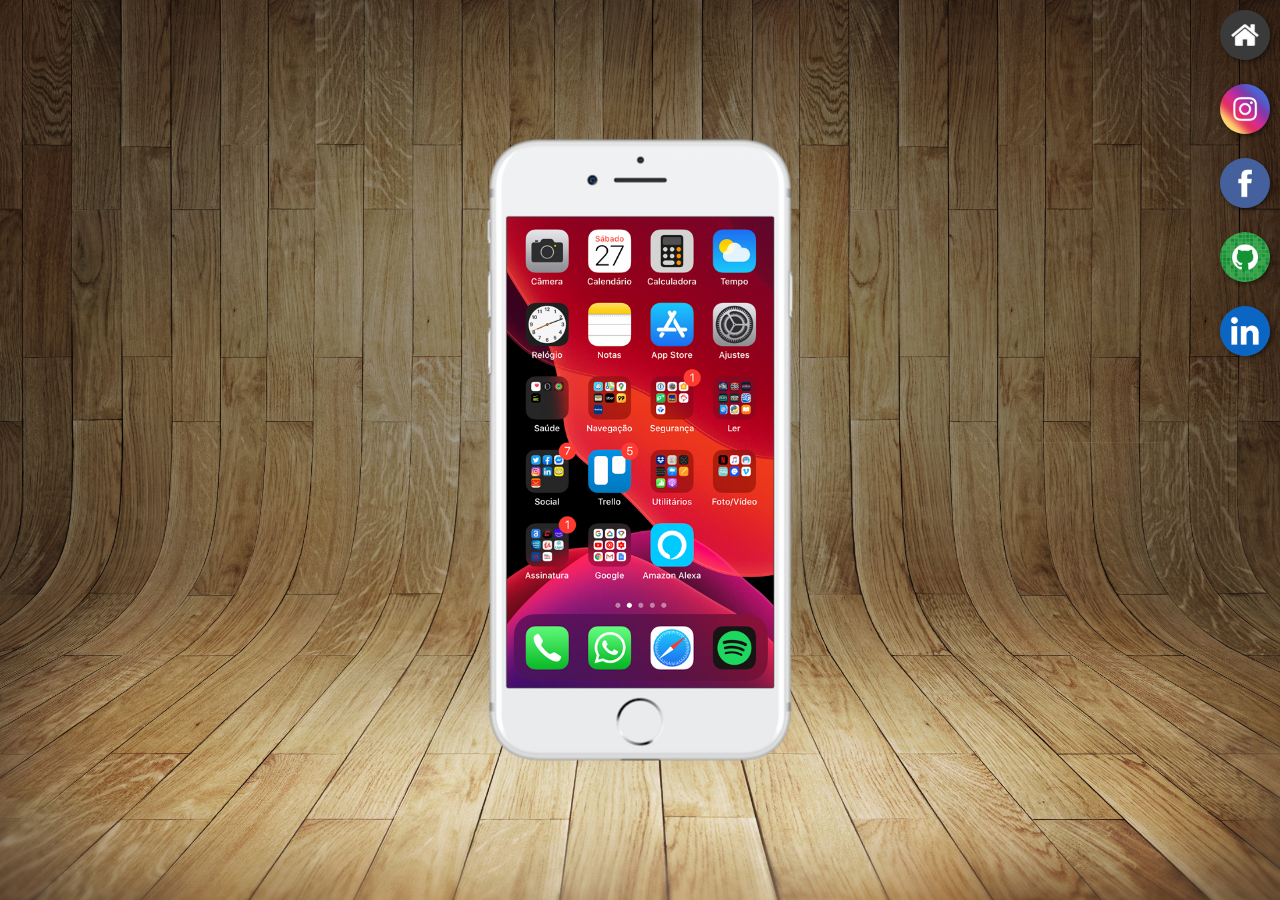
<file: index.html>
<!DOCTYPE html>
<html lang="pt-br">
<head>
    <meta charset="UTF-8">
    <meta name="viewport" content="width=device-width, initial-scale=1.0">
    <link rel="shortcut icon" href="favicon.ico" type="image/x-icon">
    <link rel="stylesheet" href="estilos/style.css">
    <title>Projeto Redes Sociais</title>
</head>
<body>
    <main>
        <section id="telefone">
            <iframe src="home.html" id="tela" name="tela" frameborder="0">Seu navegador não é compatível</iframe>
        </section>

        <section id="redes-sociais">
            <a href="home.html" target="tela"><img src="imagens/logo-home.jpg" alt="Home"></a><br>

            <a href="instagram.html" target="tela"><img src="imagens/logo-instagram.jpg" alt="Instagram"></a><br>

            <a href="facebook.html" target="tela"><img src="imagens/logo-facebook.jpg" 
            alt="Facebook"></a><br>

            <a href="github.html" target="tela"><img src="imagens/logo-github.jpg" alt="GitHub"></a><br>

            <a href="linkedin.html" target="tela"><img src="imagens/logo-linkedin.jpeg" alt="Linkedin"></a><br>
        </section>
    </main>
</body>
</html>
</file>
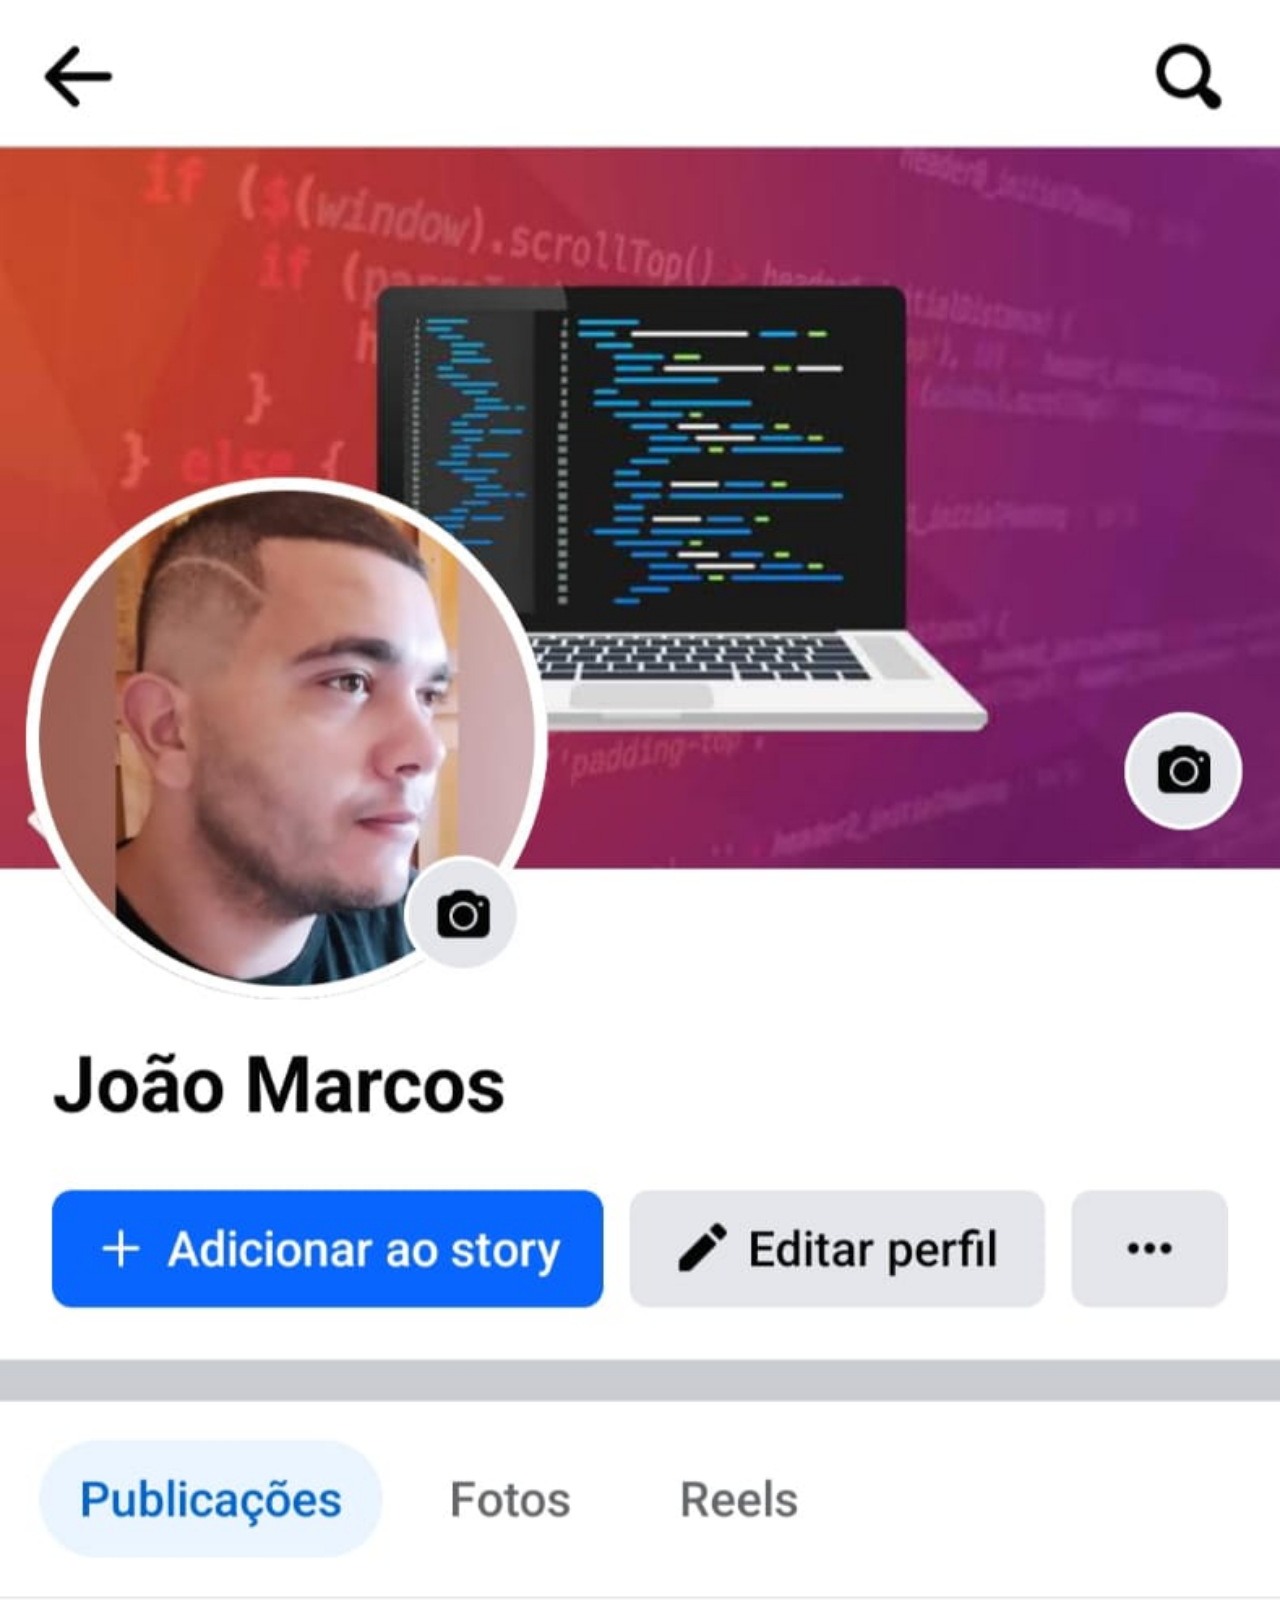
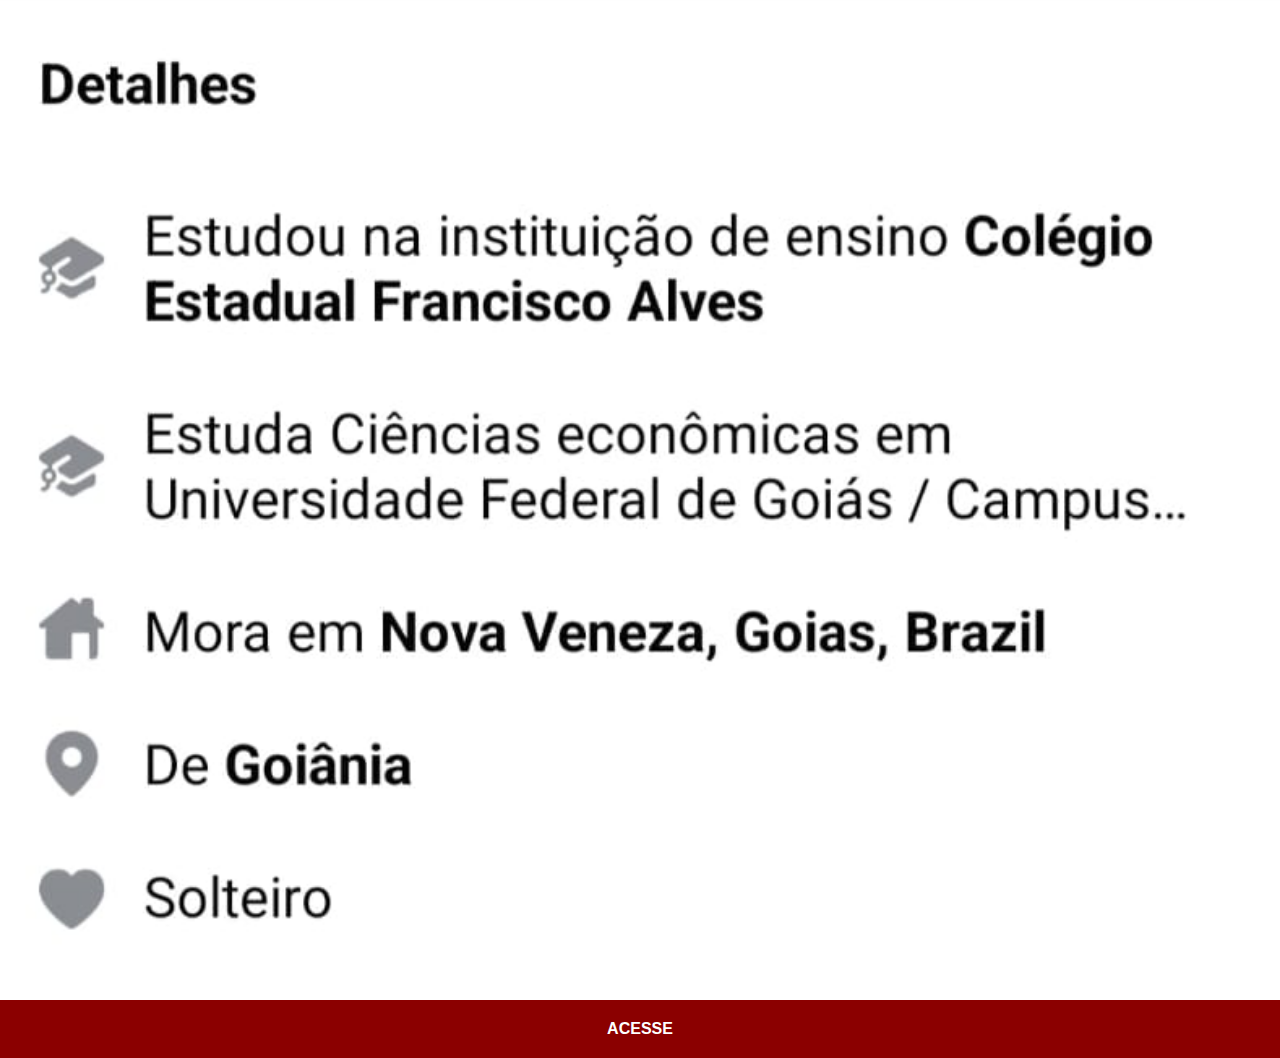
<file: facebook.html>
<!DOCTYPE html>
<html lang="pt-br">
<head>
    <meta charset="UTF-8">
    <meta name="viewport" content="width=device-width, initial-scale=1.0">
    <title>GitHub</title>
    <link rel="stylesheet" href="estilos/social.css">
</head>
<body>
    <img src="imagens/tela-facebook01.jpeg" alt="Facebook">
    <a href="https://www.facebook.com/profile.php?id=100006452239734&mibextid=ZbWKwL" target="_blank">ACESSE</a>
</body>
</html>
</file>
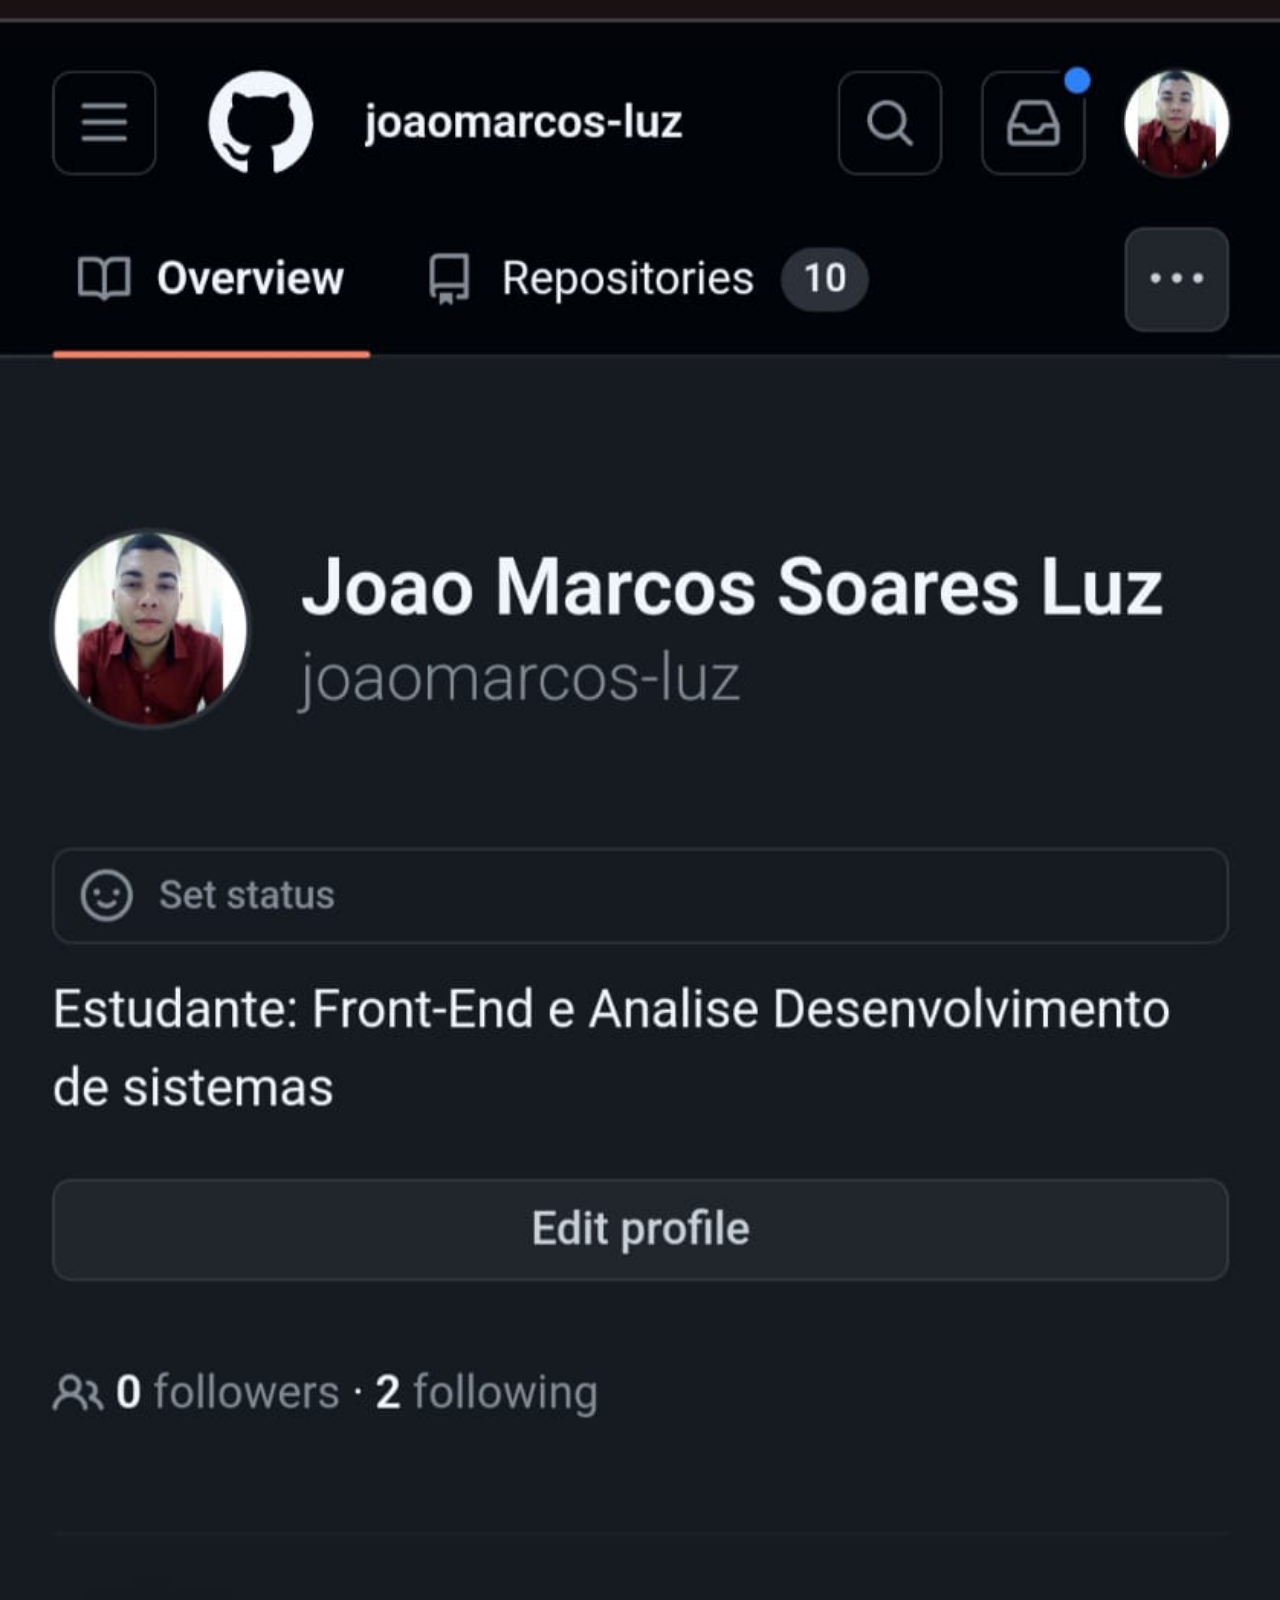
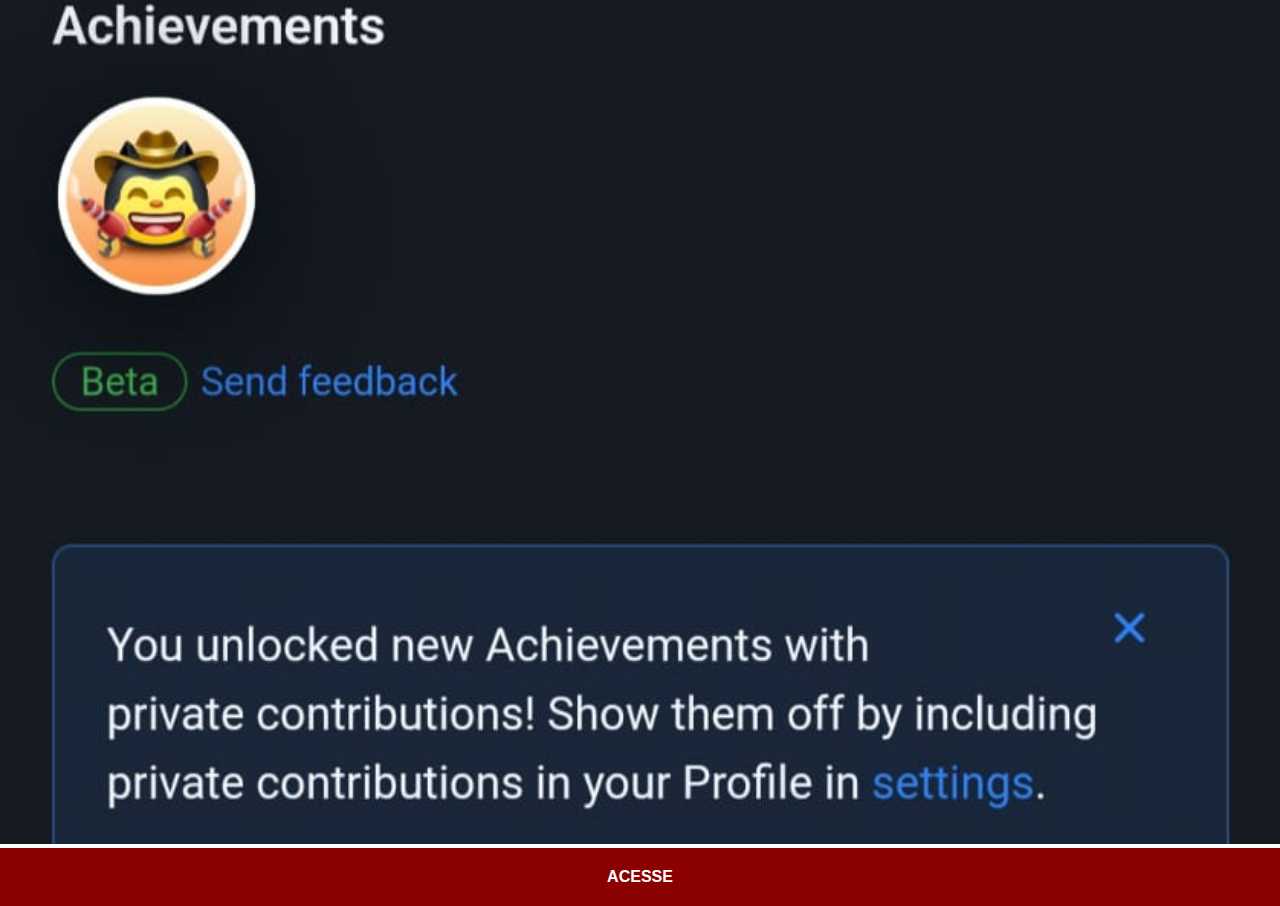
<file: github.html>
<!DOCTYPE html>
<html lang="pt-br">
<head>
    <meta charset="UTF-8">
    <meta name="viewport" content="width=device-width, initial-scale=1.0">
    <title>GitHub</title>
    <link rel="stylesheet" href="estilos/social.css">
</head>
<body>
    <img src="imagens/tela-github01.jpeg" alt="GitHub">
    <a href="https://github.com/joaomarcos-luz" target="_blank">ACESSE</a>
</body>
</html>
</file>
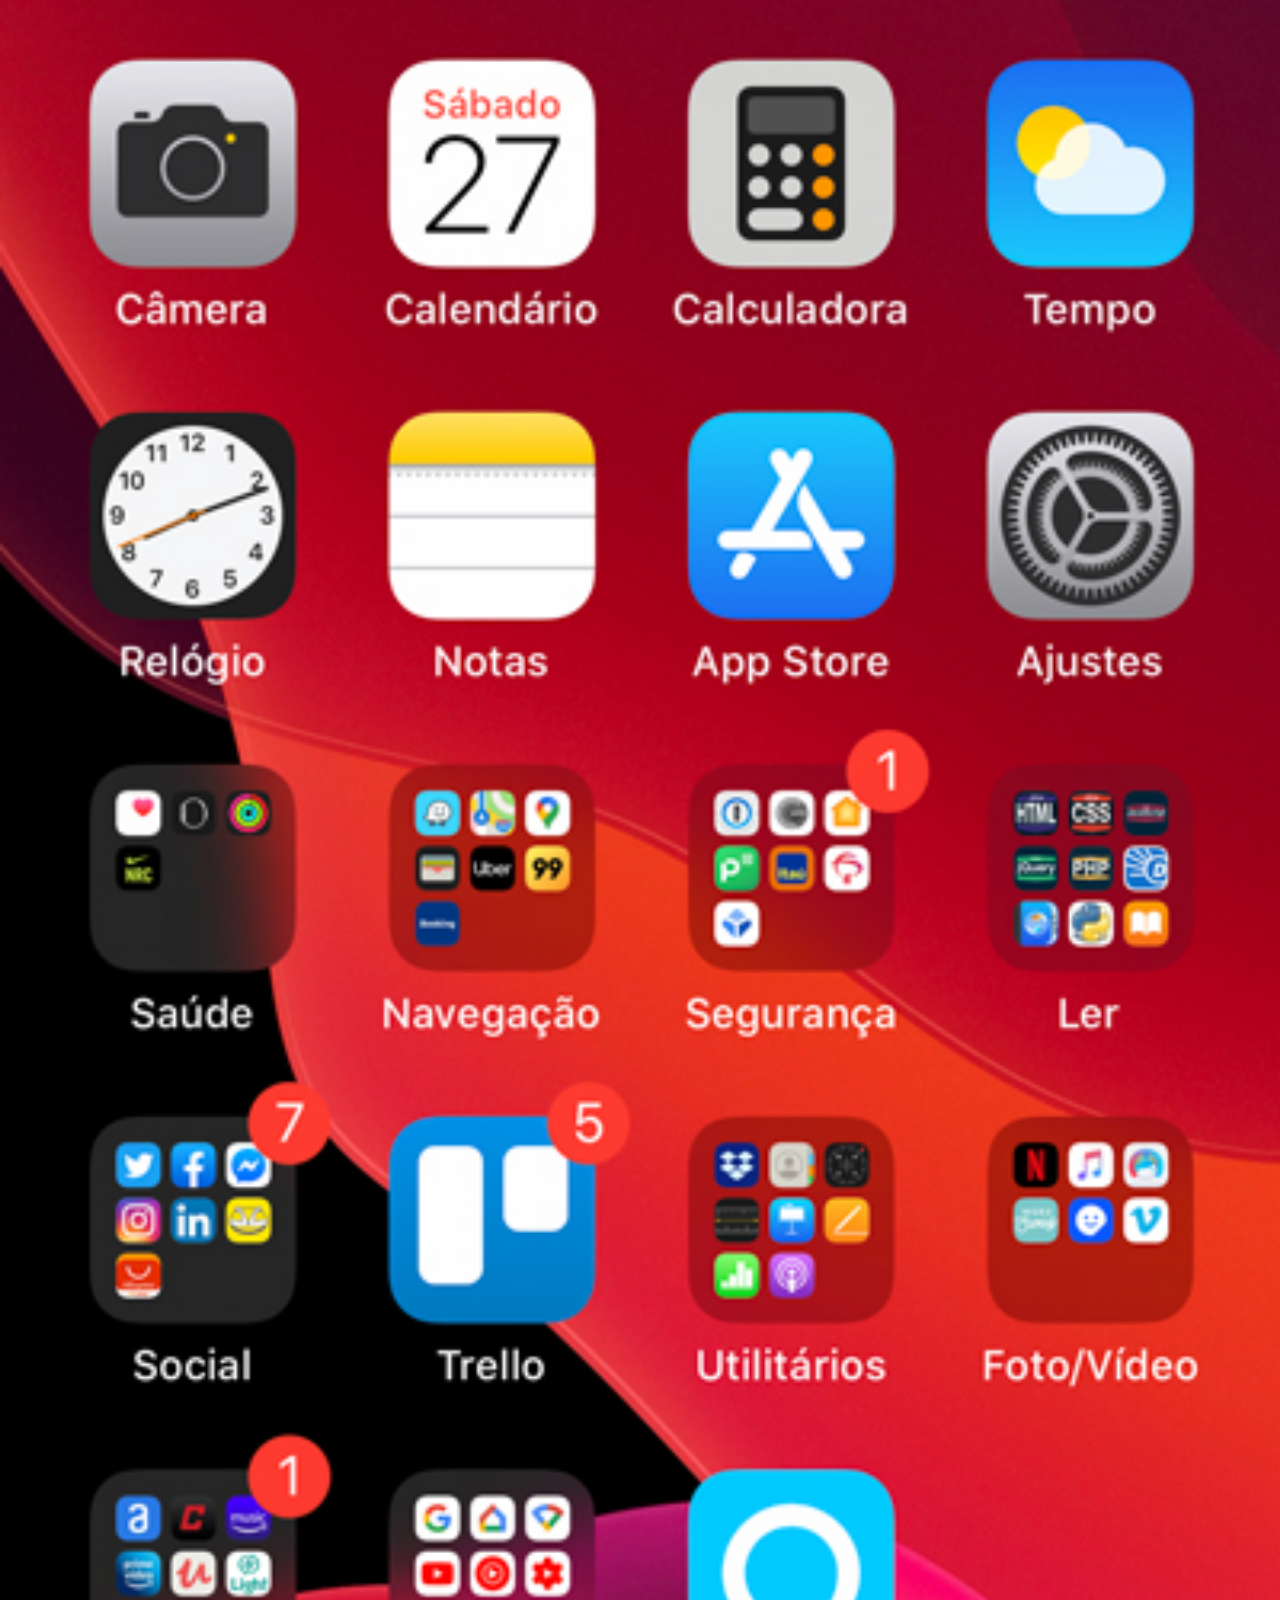
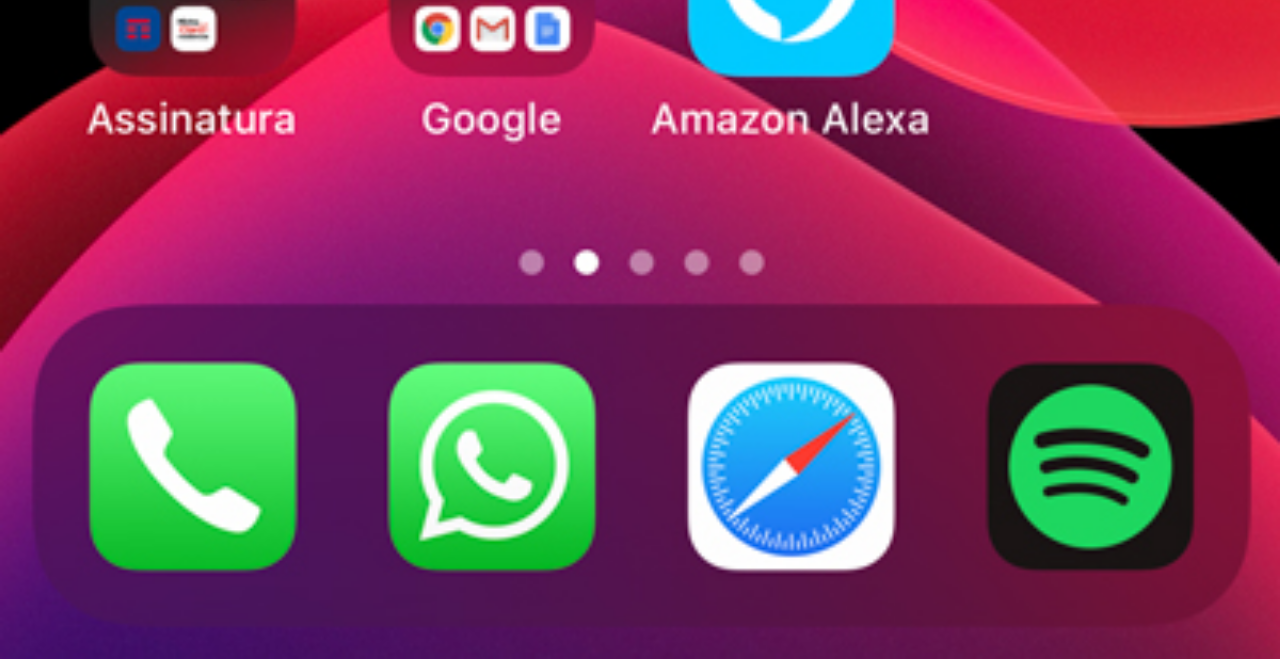
<file: home.html>
<!DOCTYPE html>
<html lang="pt-br">
<head>
    <meta charset="UTF-8">
    <meta name="viewport" content="width=device-width, initial-scale=1.0">
    <title>Home</title>
    <link rel="stylesheet" href="estilos/social.css">
</head>
<body>
    <img src="imagens/tela-home.jpg" alt="Home">
</body>
</html>
</file>
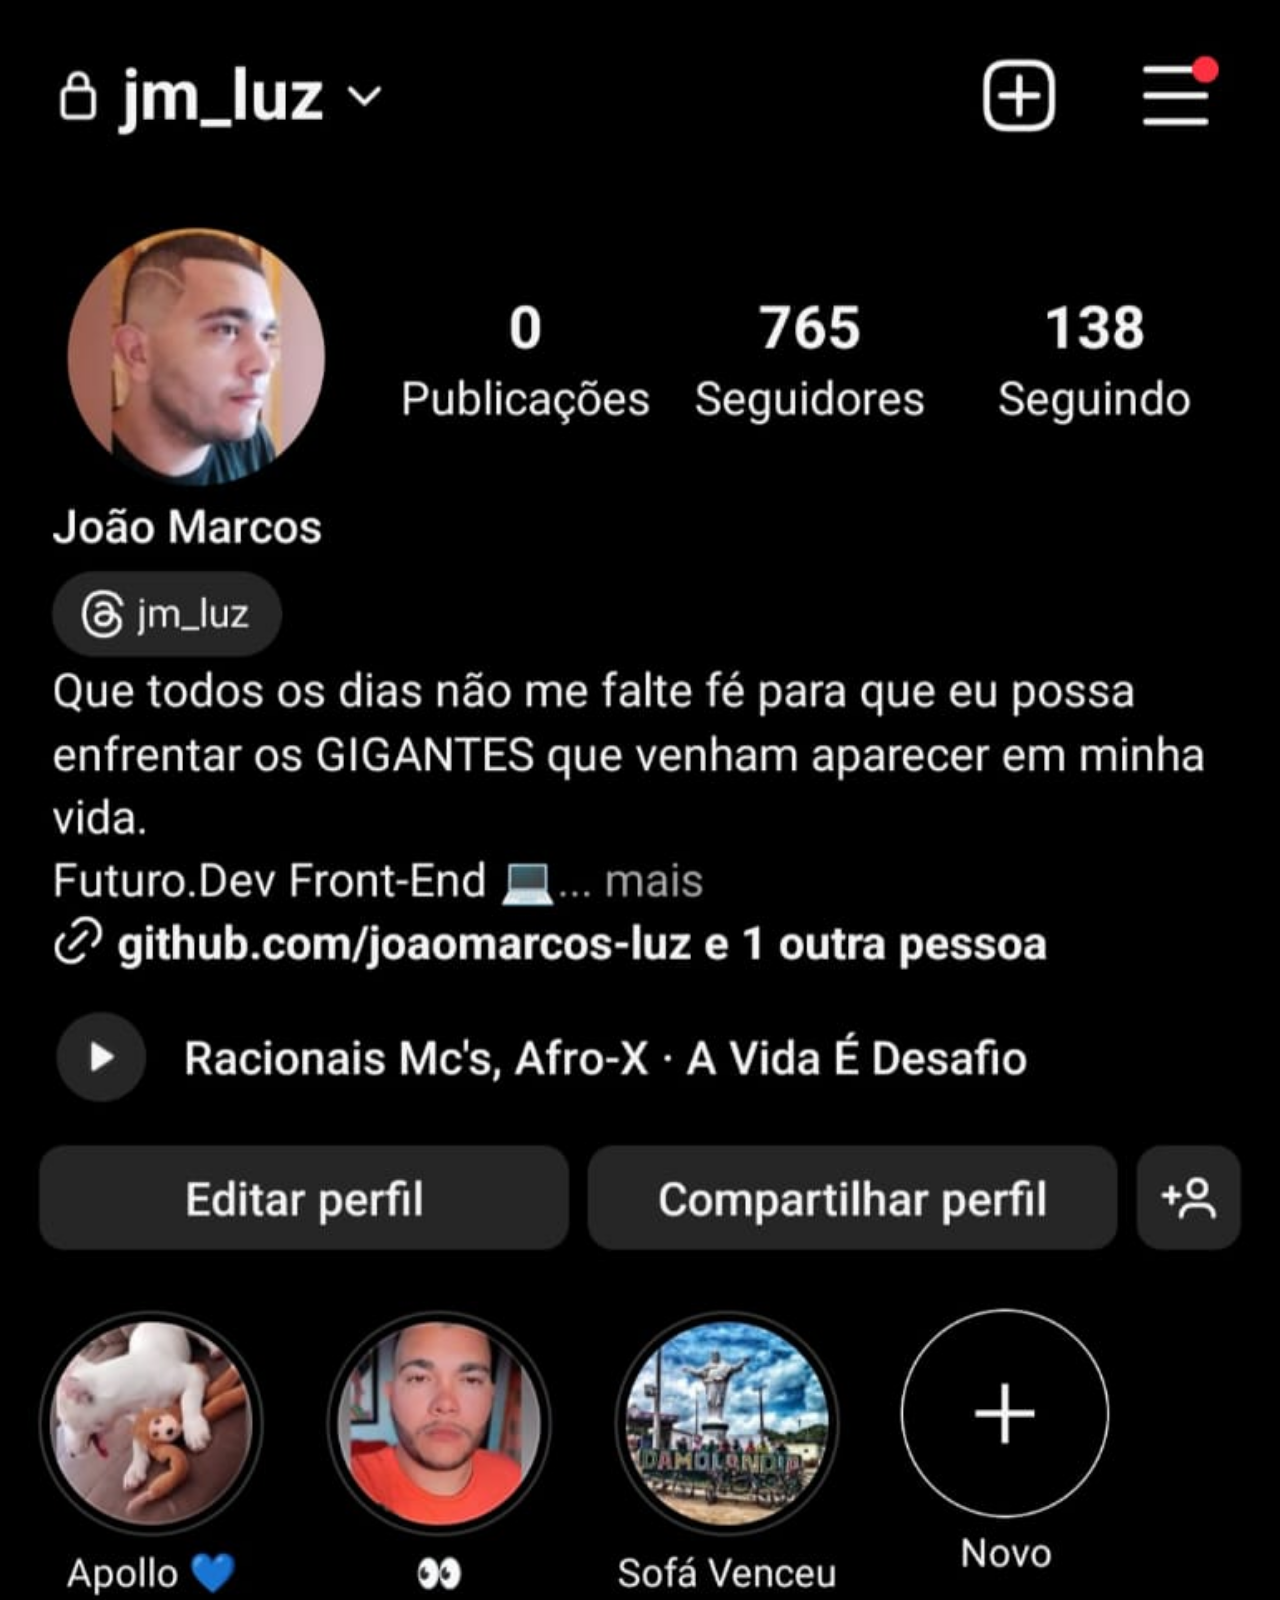
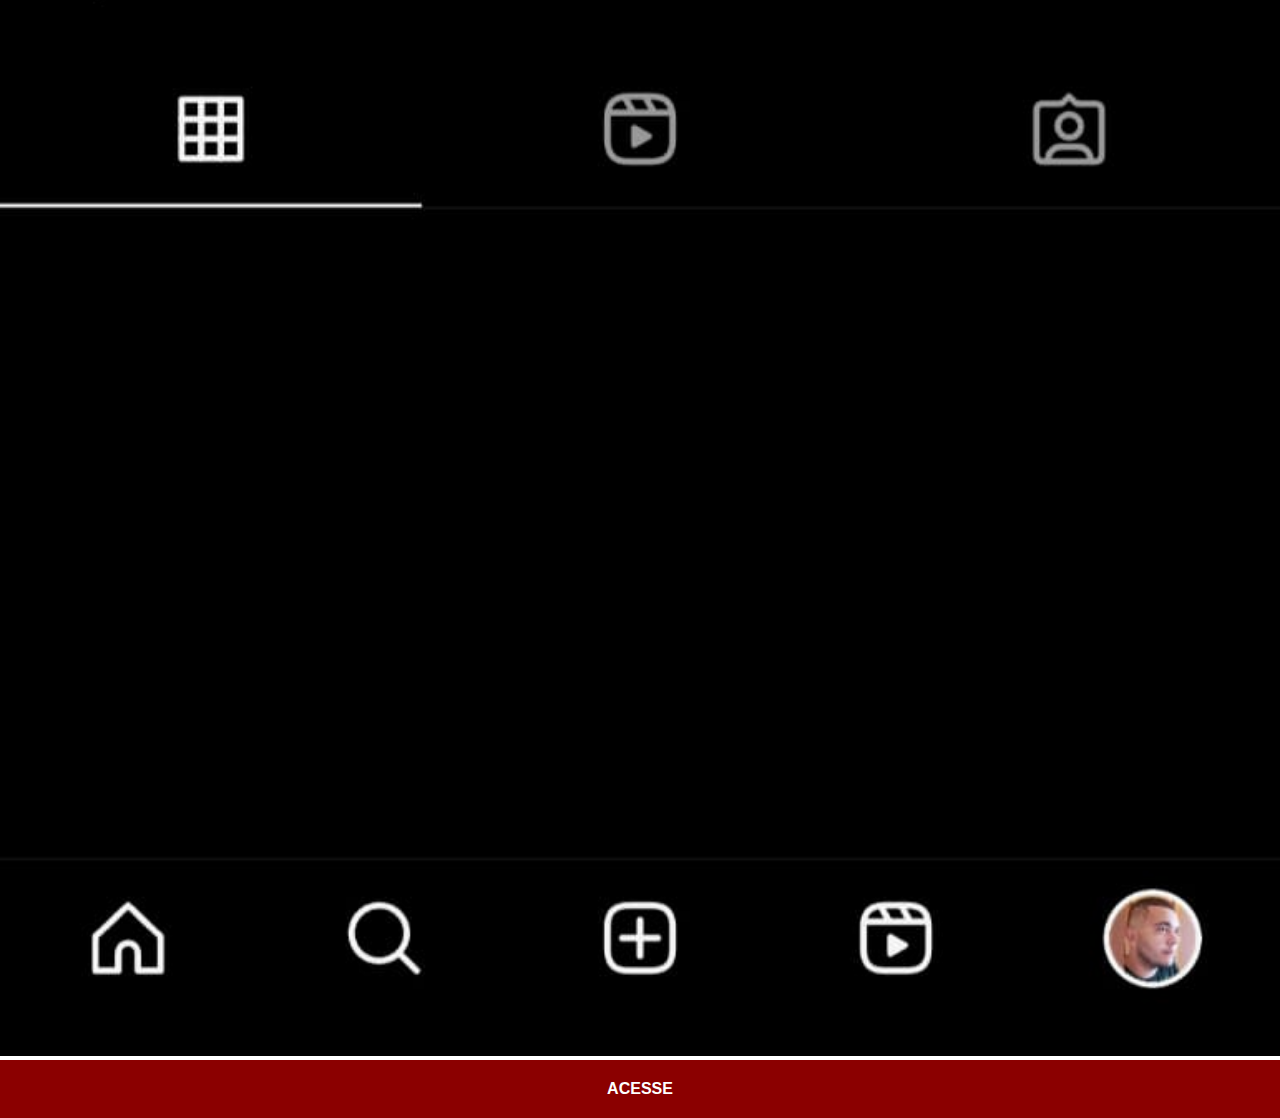
<file: instagram.html>
<!DOCTYPE html>
<html lang="pt-br">
<head>
    <meta charset="UTF-8">
    <meta name="viewport" content="width=device-width, initial-scale=1.0">
    <title>GitHub</title>
    <link rel="stylesheet" href="estilos/social.css">
</head>
<body>
    <img src="imagens/tela-intagram01.jpeg" alt="Instagram">
    <a href="https://www.instagram.com/jm_luz?igsh=YjN2bzlueGFpeTg=" target="_blank">ACESSE</a>
</body>
</html>
</file>
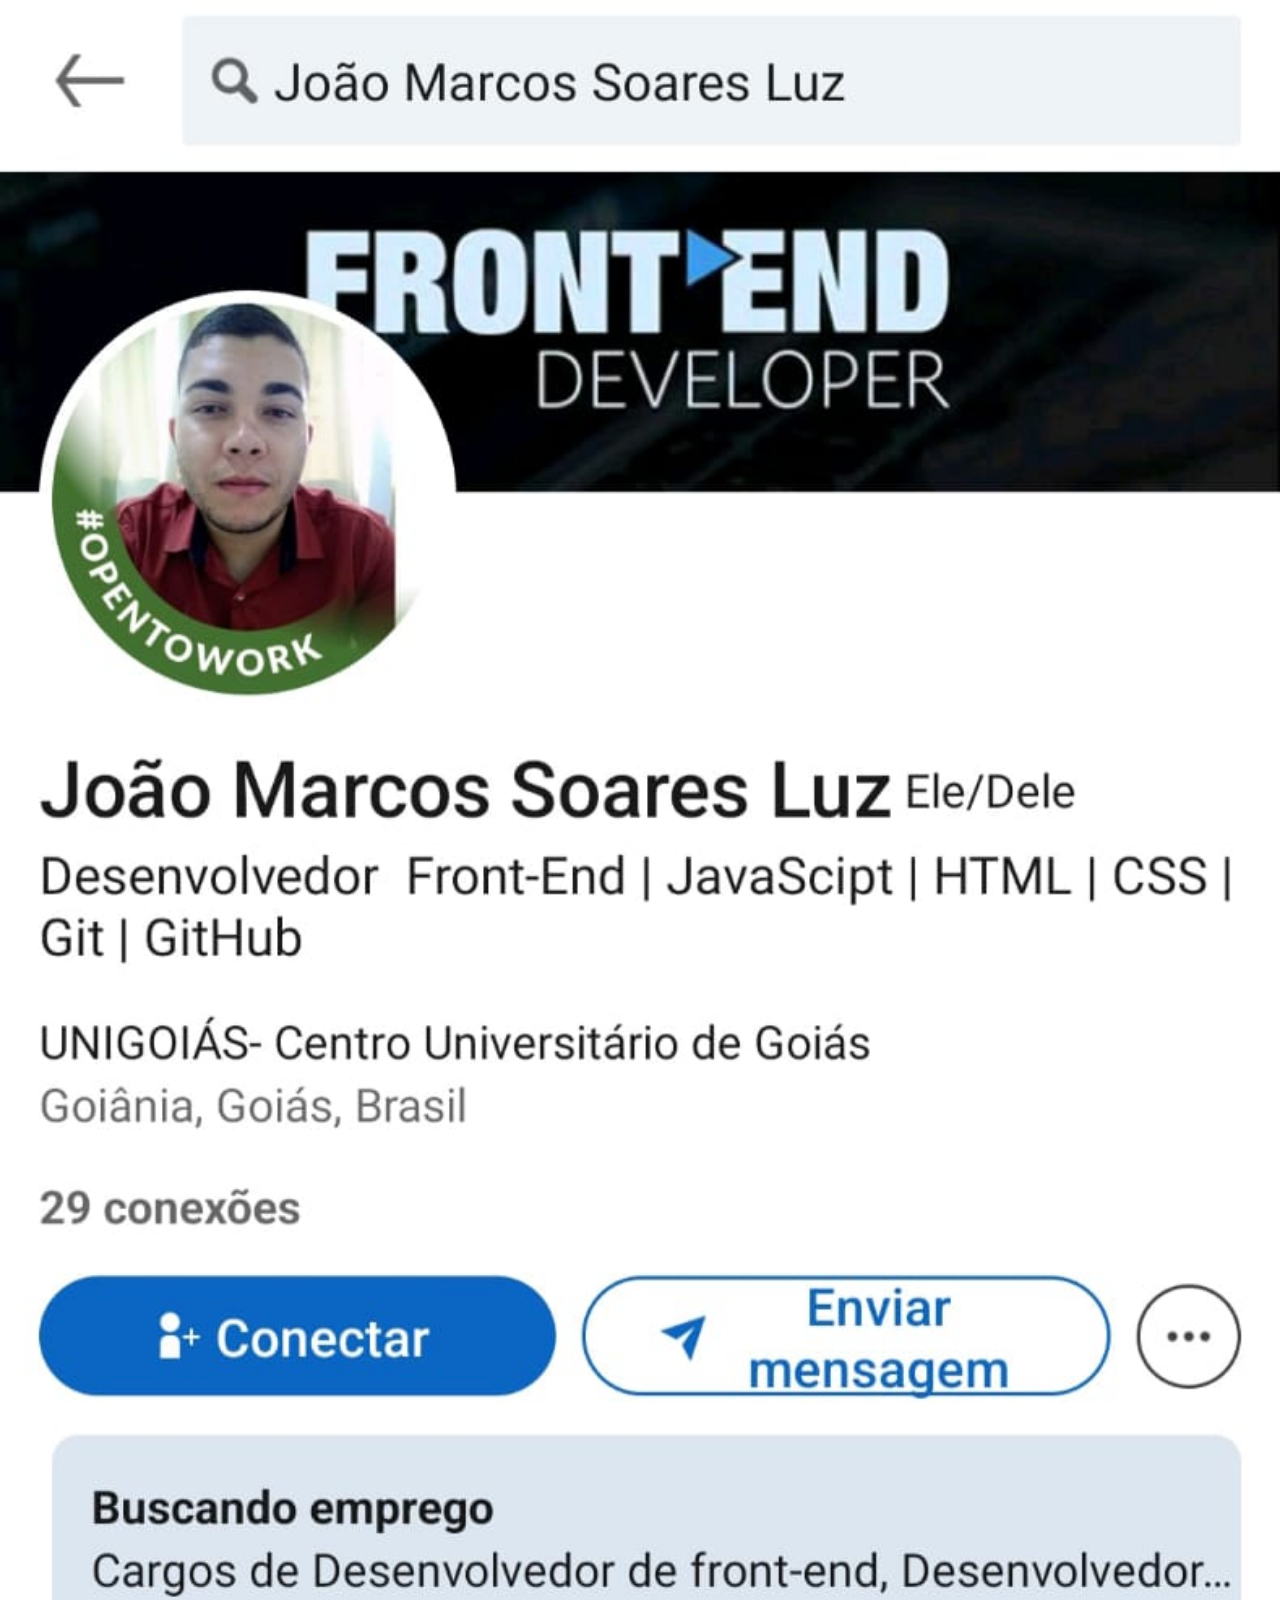
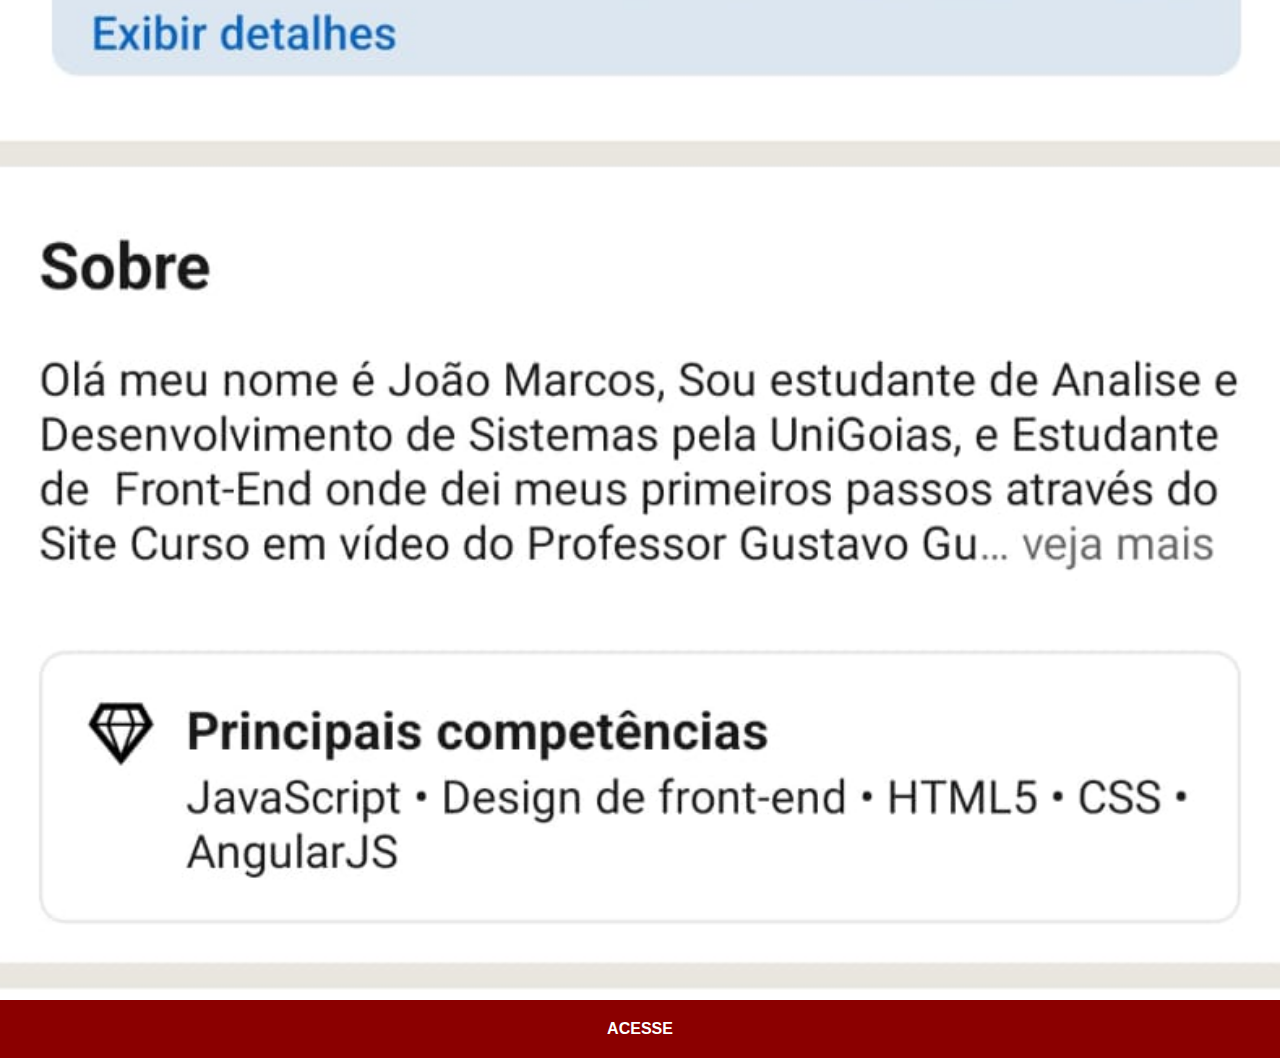
<file: linkedin.html>
<!DOCTYPE html>
<html lang="pt-br">
<head>
    <meta charset="UTF-8">
    <meta name="viewport" content="width=device-width, initial-scale=1.0">
    <title>GitHub</title>
    <link rel="stylesheet" href="estilos/social.css">
</head>
<body>
    <img src="imagens/tela-linkedin01.jpeg" alt="Linkedin">
    <a href="https://www.linkedin.com/in/jo%C3%A3o-marcos-soares-luz-047a5b29b/" target="_blank">ACESSE</a>
</body>
</html>
</file>
<file: estilos/style.css>
@charset "UTF-8";

*{
    margin: 0px;
    padding: 0px;
    font-family: Arial, Helvetica, sans-serif;
}

html, body{
    height: 100vh;
    width: 100vw;
}

body{
    background: black url(./../imagens/fundo-madeira.jpg) no-repeat top center;
    background-size: cover;
    background-attachment: fixed;
}

main{
    position: relative;
    height: 100vh;
}

section#telefone{
    position: absolute;
    top: 50%;
    left: 50%;
    transform: translate(-50%,-50%);

    height: 627px;
    width: 311px;
    background: url(./../imagens/frame-iphone.png) no-repeat;
}

iframe#tela{
    position: relative;
    top: 80px;
    left: 22px;
    width: 267px;
    height: 471px;
}

section#redes-sociais{
    text-align: right;
    margin-left: 5px;
}


section#redes-sociais img{
    width: 50px;
    border-radius: 50%;
    margin: 10px;
    box-shadow: 2px 2px 5px rgba(0, 0, 0, 0.5);
    box-sizing: border-box;
}

section#redes-sociais img:hover{
    border: 2px solid rgba(255, 255, 255, 0.693);
    transform: translate(-3px,-3px);
    box-shadow: 5px 5px 10px rgba(0, 0, 0, 0.518);
    transition: transform .5s, border 1s;
}
</file>
<file: estilos/social.css>
@charset "UTF-8";

*{
    margin: 0px;
    padding: 0px;
    font-family: Arial, Helvetica, sans-serif;
}

::-webkit-scrollbar{
    width: 0px;
    height: 0px;
}

img{
    width: 100vw;
}

a{
    display: block;
    background-color: darkred;
    color: white;
    padding: 20px;
    text-align: center;
    font-weight: bolder;
    text-decoration: none;
}

a:hover{
    background-color: red;
}
</file>
